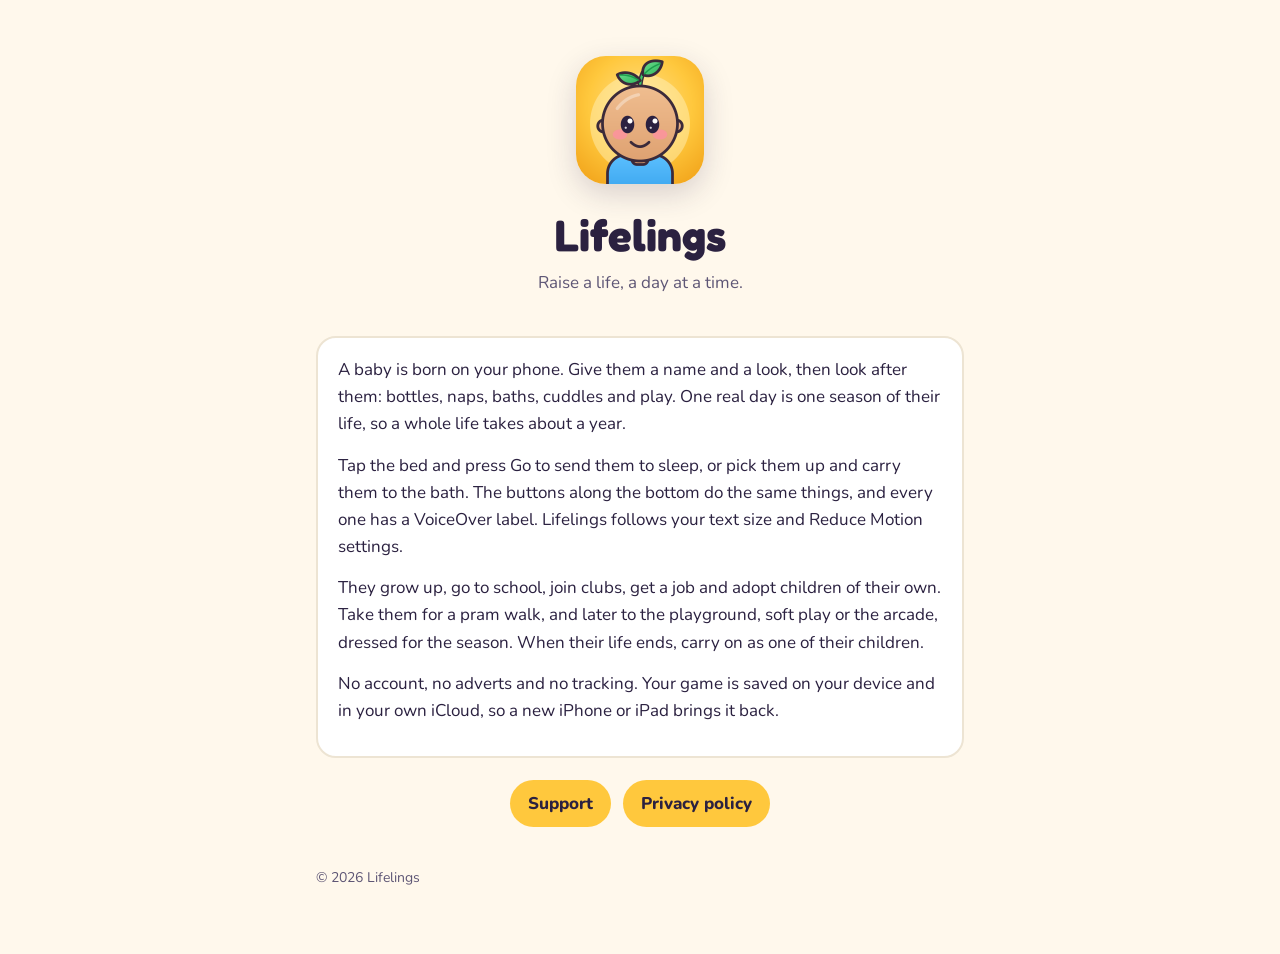
<file: index.html>
<!doctype html>
<html lang="en">
<head>
<meta charset="utf-8">
<meta name="viewport" content="width=device-width, initial-scale=1">
<title>Lifelings</title>
<meta name="description" content="Lifelings is a life game for iPhone and iPad. A baby is born on your phone and you raise them a real day at a time.">
<link rel="icon" href="favicon.png">
<link rel="apple-touch-icon" href="icon.png">
<link rel="stylesheet" href="https://fonts.googleapis.com/css2?family=Fredoka:wght@600;700&family=Nunito:wght@400;700;800&display=swap">
<link rel="stylesheet" href="style.css">
</head>
<body>
<main>
  <div class="hero">
    <img src="icon.png" alt="The Lifelings app icon: a smiling face with a sprout">
    <h1>Lifelings</h1>
    <p class="muted">Raise a life, a day at a time.</p>
  </div>
  <div class="card">
    <p>A baby is born on your phone. Give them a name and a look, then look after them: bottles, naps, baths, cuddles and play. One real day is one season of their life, so a whole life takes about a year.</p>
    <p>Tap the bed and press Go to send them to sleep, or pick them up and carry them to the bath. The buttons along the bottom do the same things, and every one has a VoiceOver label. Lifelings follows your text size and Reduce Motion settings.</p>
    <p>They grow up, go to school, join clubs, get a job and adopt children of their own. Take them for a pram walk, and later to the playground, soft play or the arcade, dressed for the season. When their life ends, carry on as one of their children.</p>
    <p>No account, no adverts and no tracking. Your game is saved on your device and in your own iCloud, so a new iPhone or iPad brings it back.</p>
  </div>
  <div class="links">
    <a href="support/">Support</a>
    <a href="privacy/">Privacy policy</a>
  </div>
  <footer>© 2026 Lifelings</footer>
</main>
</body>
</html>
</file>
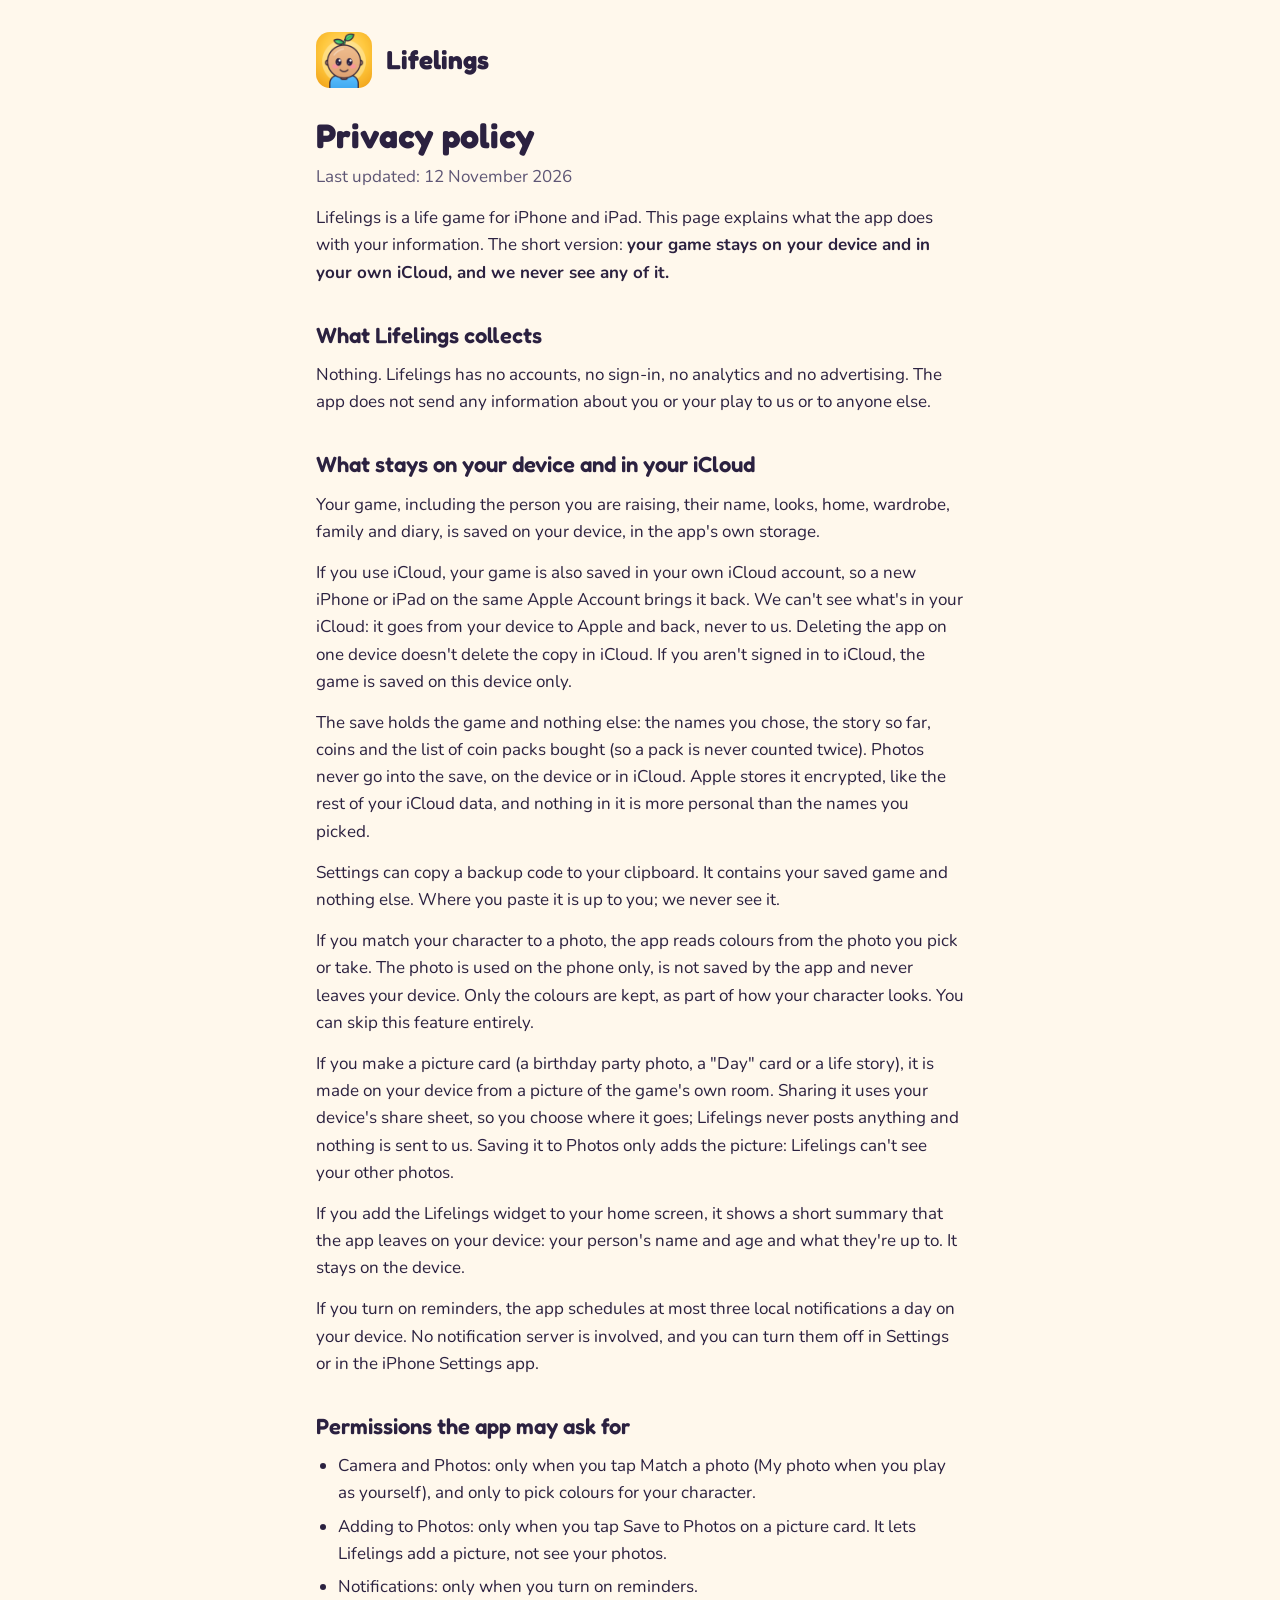
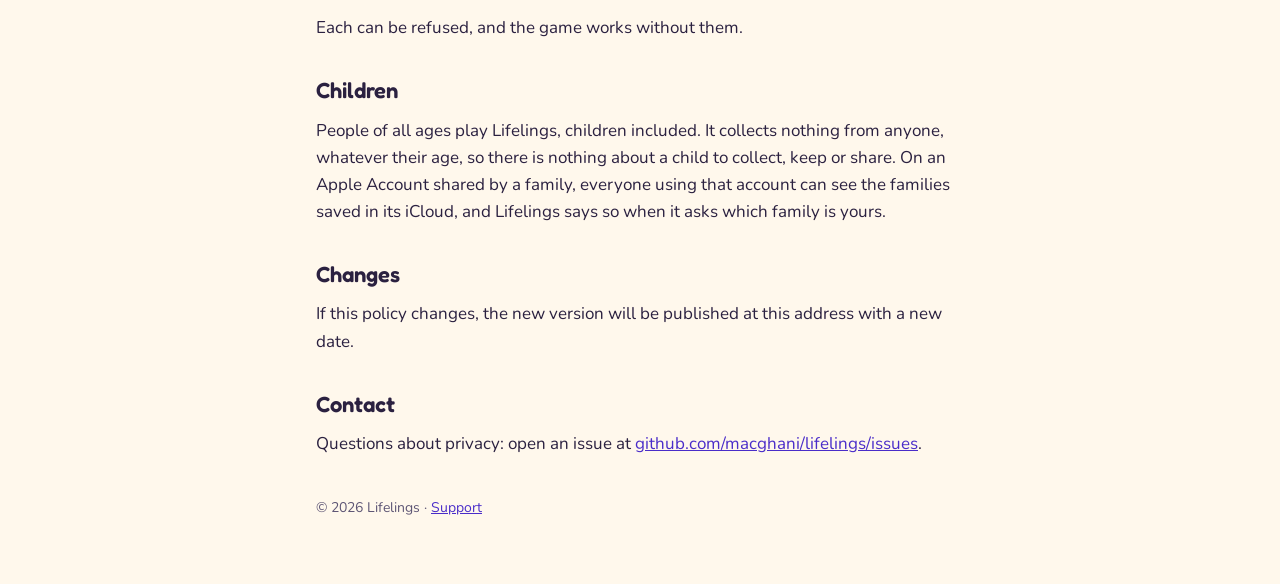
<file: privacy/index.html>
<!doctype html>
<html lang="en">
<head>
<meta charset="utf-8">
<meta name="viewport" content="width=device-width, initial-scale=1">
<title>Privacy policy · Lifelings</title>
<link rel="icon" href="../favicon.png">
<link rel="stylesheet" href="https://fonts.googleapis.com/css2?family=Fredoka:wght@600;700&family=Nunito:wght@400;700;800&display=swap">
<link rel="stylesheet" href="../style.css">
</head>
<body>
<main>
  <header><img src="../icon.png" alt=""><a href="../">Lifelings</a></header>
  <h1>Privacy policy</h1>
  <p class="muted">Last updated: 12 November 2026</p>
  <p>Lifelings is a life game for iPhone and iPad. This page explains what the app does with your information. The short version: <strong>your game stays on your device and in your own iCloud, and we never see any of it.</strong></p>

  <h2>What Lifelings collects</h2>
  <p>Nothing. Lifelings has no accounts, no sign-in, no analytics and no advertising. The app does not send any information about you or your play to us or to anyone else.</p>

  <h2>What stays on your device and in your iCloud</h2>
  <p>Your game, including the person you are raising, their name, looks, home, wardrobe, family and diary, is saved on your device, in the app's own storage.</p>
  <p>If you use iCloud, your game is also saved in your own iCloud account, so a new iPhone or iPad on the same Apple Account brings it back. We can't see what's in your iCloud: it goes from your device to Apple and back, never to us. Deleting the app on one device doesn't delete the copy in iCloud. If you aren't signed in to iCloud, the game is saved on this device only.</p>
  <p>The save holds the game and nothing else: the names you chose, the story so far, coins and the list of coin packs bought (so a pack is never counted twice). Photos never go into the save, on the device or in iCloud. Apple stores it encrypted, like the rest of your iCloud data, and nothing in it is more personal than the names you picked.</p>
  <p>Settings can copy a backup code to your clipboard. It contains your saved game and nothing else. Where you paste it is up to you; we never see it.</p>
  <p>If you match your character to a photo, the app reads colours from the photo you pick or take. The photo is used on the phone only, is not saved by the app and never leaves your device. Only the colours are kept, as part of how your character looks. You can skip this feature entirely.</p>
  <p>If you make a picture card (a birthday party photo, a "Day" card or a life story), it is made on your device from a picture of the game's own room. Sharing it uses your device's share sheet, so you choose where it goes; Lifelings never posts anything and nothing is sent to us. Saving it to Photos only adds the picture: Lifelings can't see your other photos.</p>
  <p>If you add the Lifelings widget to your home screen, it shows a short summary that the app leaves on your device: your person's name and age and what they're up to. It stays on the device.</p>
  <p>If you turn on reminders, the app schedules at most three local notifications a day on your device. No notification server is involved, and you can turn them off in Settings or in the iPhone Settings app.</p>

  <h2>Permissions the app may ask for</h2>
  <ul>
    <li>Camera and Photos: only when you tap Match a photo (My photo when you play as yourself), and only to pick colours for your character.</li>
    <li>Adding to Photos: only when you tap Save to Photos on a picture card. It lets Lifelings add a picture, not see your photos.</li>
    <li>Notifications: only when you turn on reminders.</li>
  </ul>
  <p>Each can be refused, and the game works without them.</p>

  <h2>Children</h2>
  <p>People of all ages play Lifelings, children included. It collects nothing from anyone, whatever their age, so there is nothing about a child to collect, keep or share. On an Apple Account shared by a family, everyone using that account can see the families saved in its iCloud, and Lifelings says so when it asks which family is yours.</p>

  <h2>Changes</h2>
  <p>If this policy changes, the new version will be published at this address with a new date.</p>

  <h2>Contact</h2>
  <p>Questions about privacy: open an issue at <a href="https://github.com/macghani/lifelings/issues">github.com/macghani/lifelings/issues</a>.</p>
  <footer>© 2026 Lifelings · <a href="../support/">Support</a></footer>
</main>
</body>
</html>
</file>
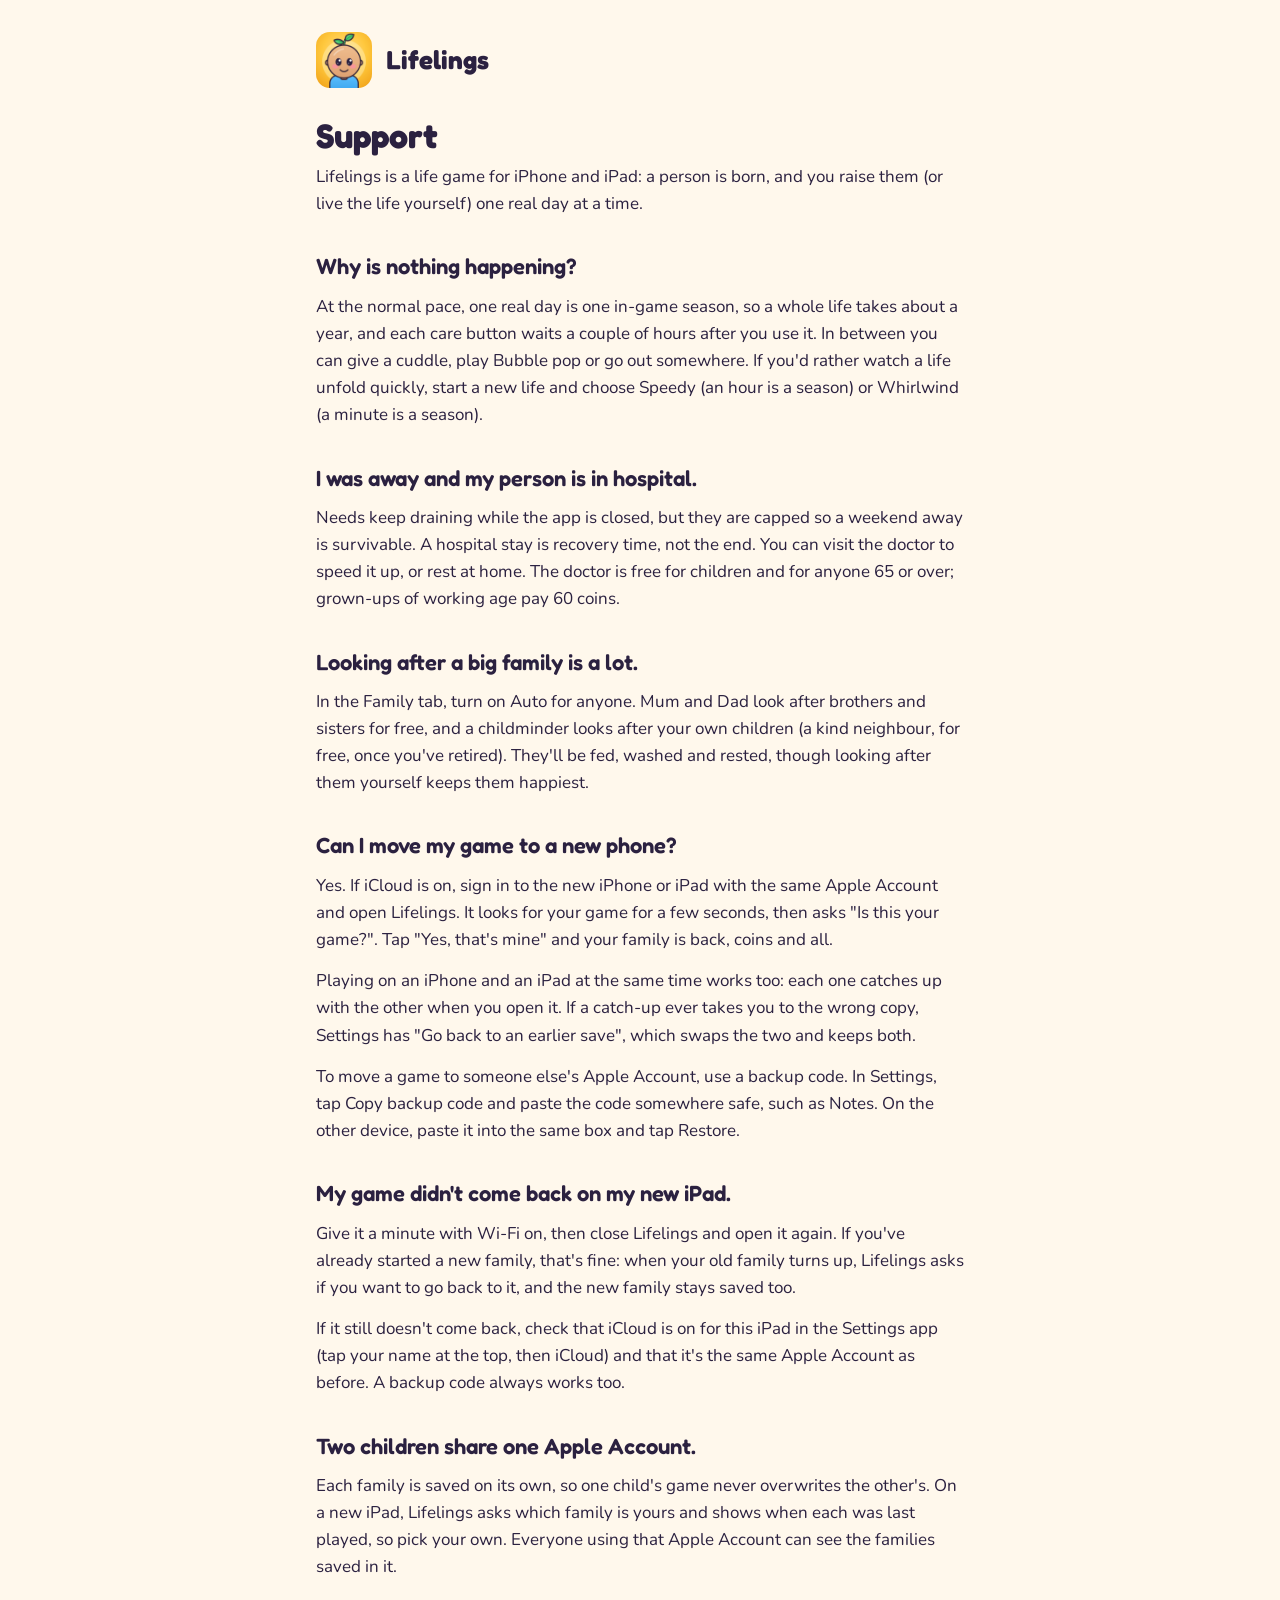
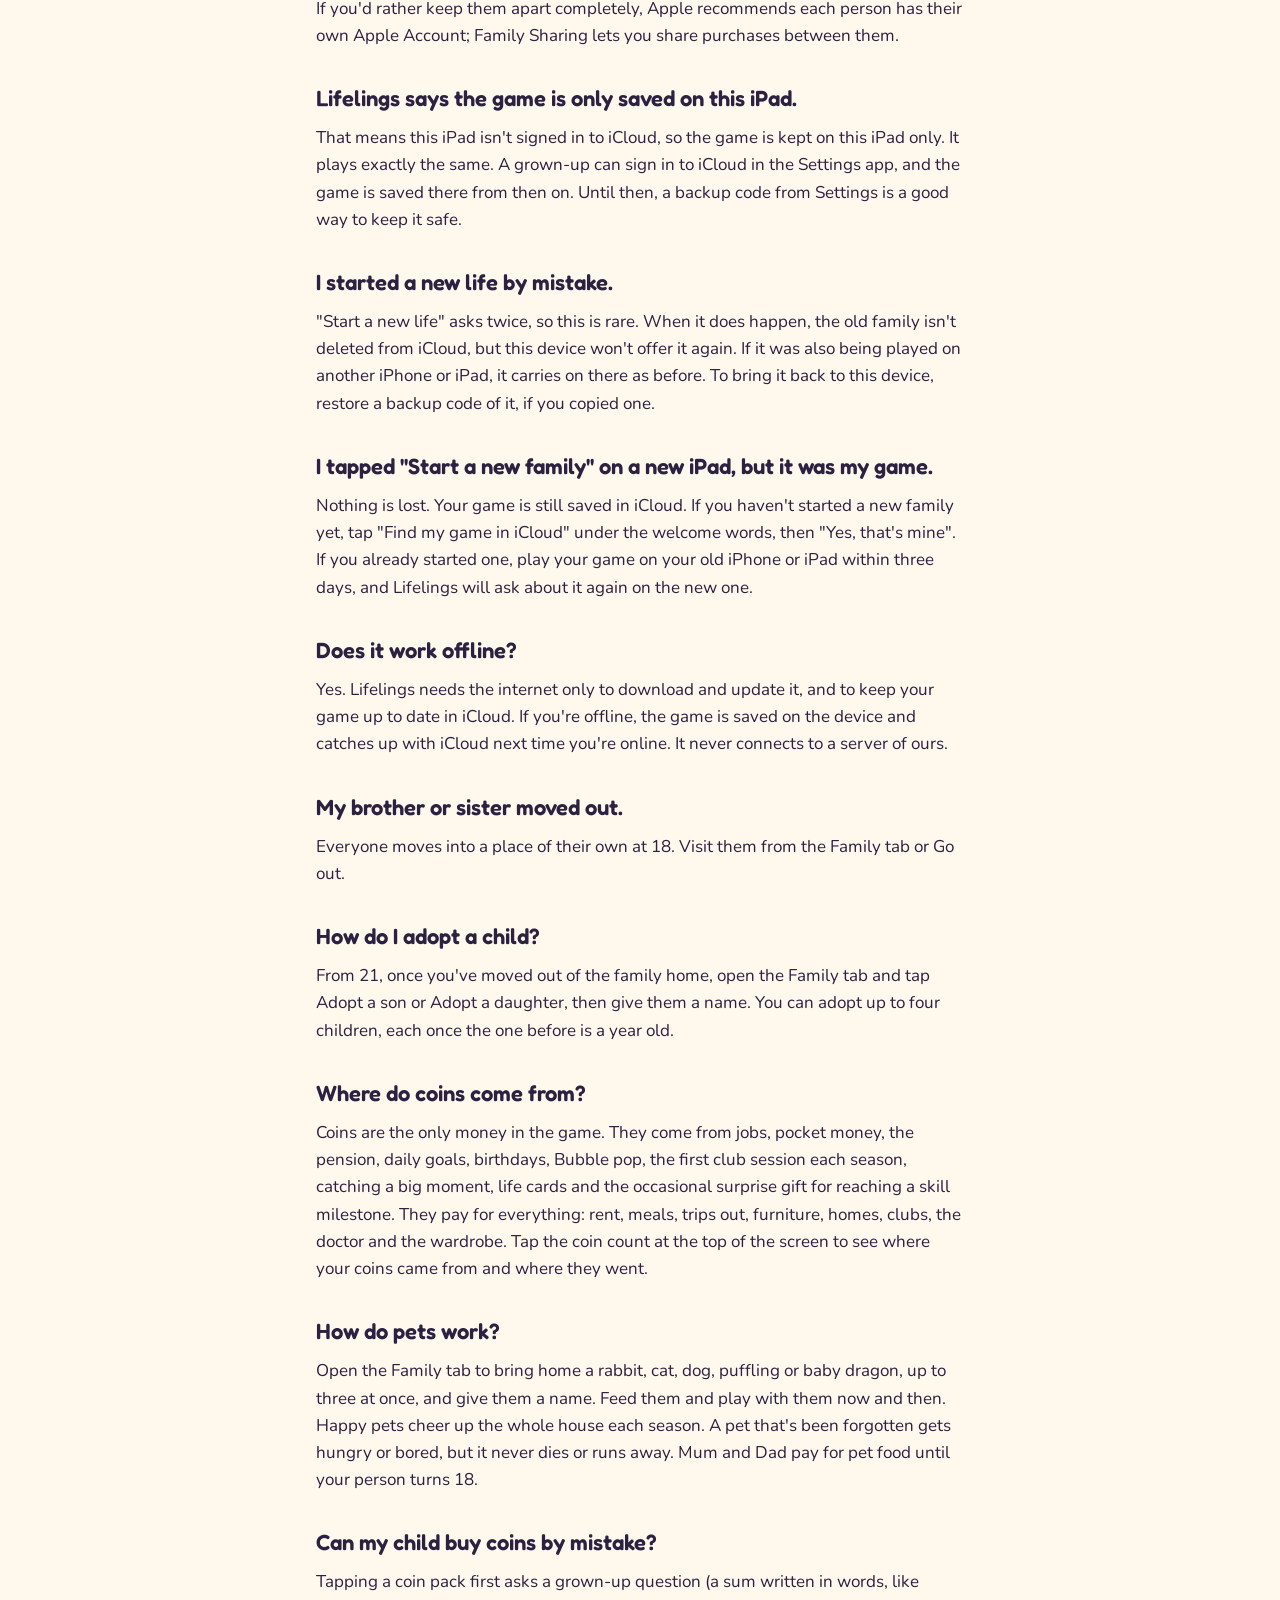
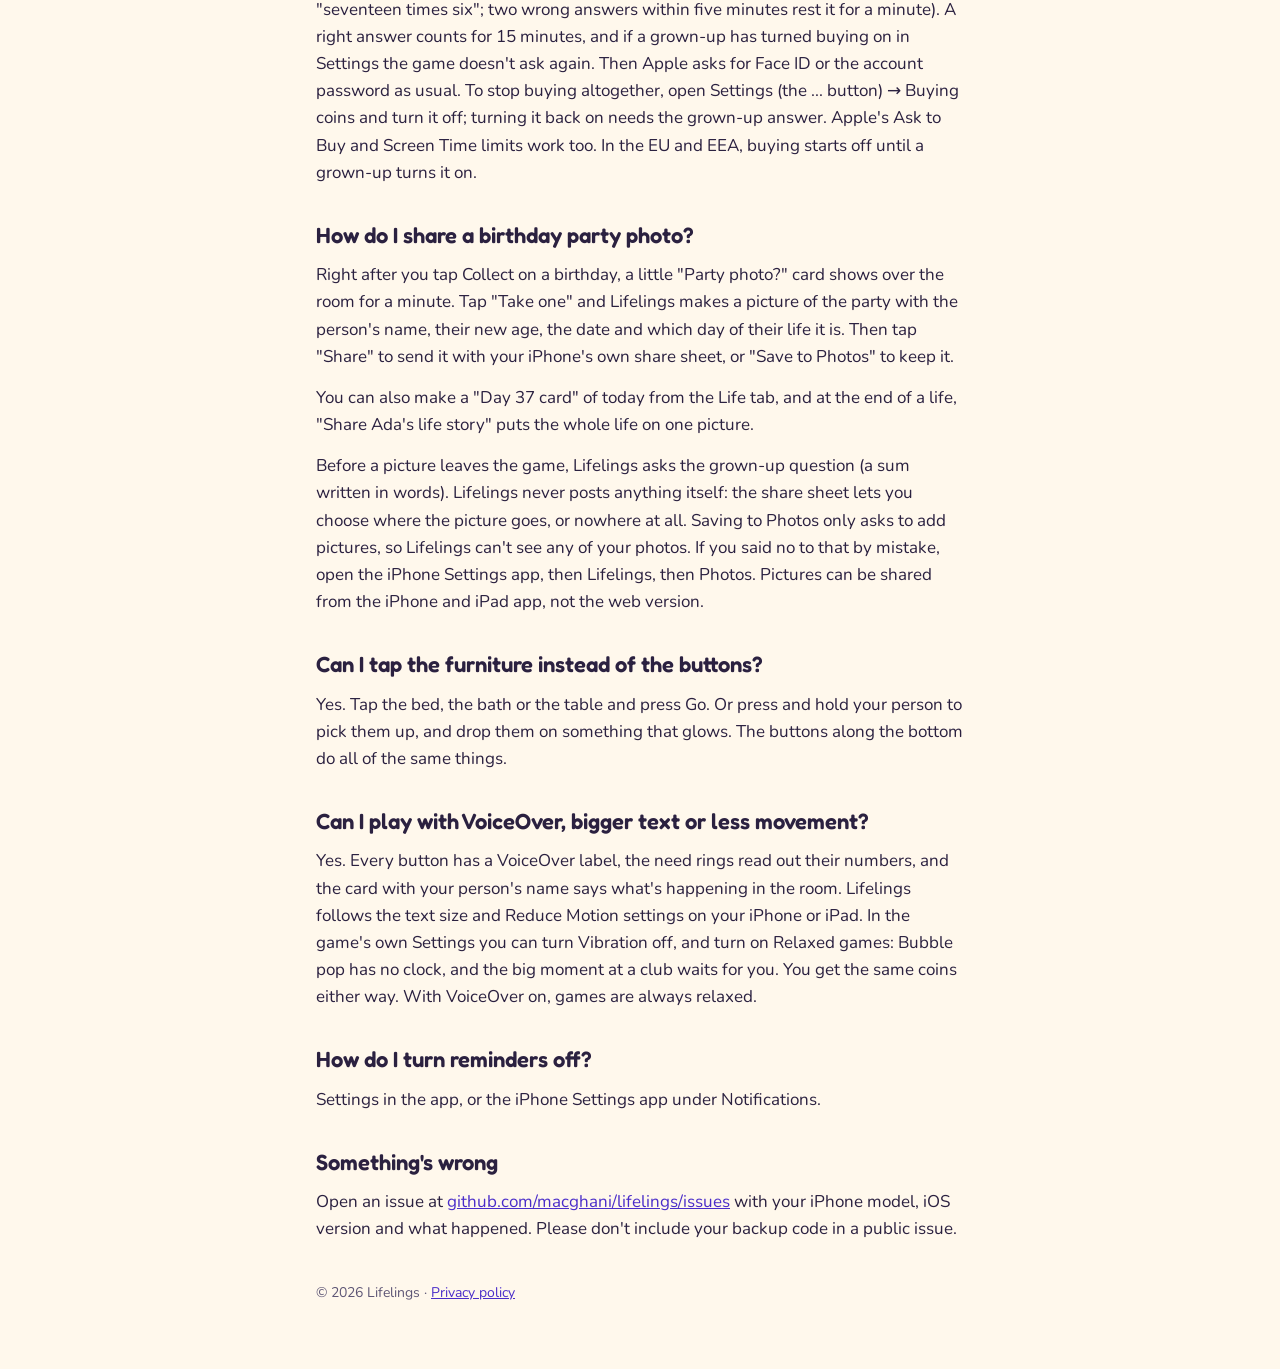
<file: support/index.html>
<!doctype html>
<html lang="en">
<head>
<meta charset="utf-8">
<meta name="viewport" content="width=device-width, initial-scale=1">
<title>Support · Lifelings</title>
<link rel="icon" href="../favicon.png">
<link rel="stylesheet" href="https://fonts.googleapis.com/css2?family=Fredoka:wght@600;700&family=Nunito:wght@400;700;800&display=swap">
<link rel="stylesheet" href="../style.css">
</head>
<body>
<main>
  <header><img src="../icon.png" alt=""><a href="../">Lifelings</a></header>
  <h1>Support</h1>
  <p>Lifelings is a life game for iPhone and iPad: a person is born, and you raise them (or live the life yourself) one real day at a time.</p>
  <h2>Why is nothing happening?</h2>
  <p>At the normal pace, one real day is one in-game season, so a whole life takes about a year, and each care button waits a couple of hours after you use it. In between you can give a cuddle, play Bubble pop or go out somewhere. If you'd rather watch a life unfold quickly, start a new life and choose Speedy (an hour is a season) or Whirlwind (a minute is a season).</p>
  <h2>I was away and my person is in hospital.</h2>
  <p>Needs keep draining while the app is closed, but they are capped so a weekend away is survivable. A hospital stay is recovery time, not the end. You can visit the doctor to speed it up, or rest at home. The doctor is free for children and for anyone 65 or over; grown-ups of working age pay 60 coins.</p>
  <h2>Looking after a big family is a lot.</h2>
  <p>In the Family tab, turn on Auto for anyone. Mum and Dad look after brothers and sisters for free, and a childminder looks after your own children (a kind neighbour, for free, once you've retired). They'll be fed, washed and rested, though looking after them yourself keeps them happiest.</p>
  <h2>Can I move my game to a new phone?</h2>
  <p>Yes. If iCloud is on, sign in to the new iPhone or iPad with the same Apple Account and open Lifelings. It looks for your game for a few seconds, then asks "Is this your game?". Tap "Yes, that's mine" and your family is back, coins and all.</p>
  <p>Playing on an iPhone and an iPad at the same time works too: each one catches up with the other when you open it. If a catch-up ever takes you to the wrong copy, Settings has "Go back to an earlier save", which swaps the two and keeps both.</p>
  <p>To move a game to someone else's Apple Account, use a backup code. In Settings, tap Copy backup code and paste the code somewhere safe, such as Notes. On the other device, paste it into the same box and tap Restore.</p>
  <h2>My game didn't come back on my new iPad.</h2>
  <p>Give it a minute with Wi-Fi on, then close Lifelings and open it again. If you've already started a new family, that's fine: when your old family turns up, Lifelings asks if you want to go back to it, and the new family stays saved too.</p>
  <p>If it still doesn't come back, check that iCloud is on for this iPad in the Settings app (tap your name at the top, then iCloud) and that it's the same Apple Account as before. A backup code always works too.</p>
  <h2>Two children share one Apple Account.</h2>
  <p>Each family is saved on its own, so one child's game never overwrites the other's. On a new iPad, Lifelings asks which family is yours and shows when each was last played, so pick your own. Everyone using that Apple Account can see the families saved in it.</p>
  <p>If you'd rather keep them apart completely, Apple recommends each person has their own Apple Account; Family Sharing lets you share purchases between them.</p>
  <h2>Lifelings says the game is only saved on this iPad.</h2>
  <p>That means this iPad isn't signed in to iCloud, so the game is kept on this iPad only. It plays exactly the same. A grown-up can sign in to iCloud in the Settings app, and the game is saved there from then on. Until then, a backup code from Settings is a good way to keep it safe.</p>
  <h2>I started a new life by mistake.</h2>
  <p>"Start a new life" asks twice, so this is rare. When it does happen, the old family isn't deleted from iCloud, but this device won't offer it again. If it was also being played on another iPhone or iPad, it carries on there as before. To bring it back to this device, restore a backup code of it, if you copied one.</p>
  <h2>I tapped "Start a new family" on a new iPad, but it was my game.</h2>
  <p>Nothing is lost. Your game is still saved in iCloud. If you haven't started a new family yet, tap "Find my game in iCloud" under the welcome words, then "Yes, that's mine". If you already started one, play your game on your old iPhone or iPad within three days, and Lifelings will ask about it again on the new one.</p>
  <h2>Does it work offline?</h2>
  <p>Yes. Lifelings needs the internet only to download and update it, and to keep your game up to date in iCloud. If you're offline, the game is saved on the device and catches up with iCloud next time you're online. It never connects to a server of ours.</p>
  <h2>My brother or sister moved out.</h2>
  <p>Everyone moves into a place of their own at 18. Visit them from the Family tab or Go out.</p>
  <h2>How do I adopt a child?</h2>
  <p>From 21, once you've moved out of the family home, open the Family tab and tap Adopt a son or Adopt a daughter, then give them a name. You can adopt up to four children, each once the one before is a year old.</p>
  <h2>Where do coins come from?</h2>
  <p>Coins are the only money in the game. They come from jobs, pocket money, the pension, daily goals, birthdays, Bubble pop, the first club session each season, catching a big moment, life cards and the occasional surprise gift for reaching a skill milestone. They pay for everything: rent, meals, trips out, furniture, homes, clubs, the doctor and the wardrobe. Tap the coin count at the top of the screen to see where your coins came from and where they went.</p>
  <h2>How do pets work?</h2>
  <p>Open the Family tab to bring home a rabbit, cat, dog, puffling or baby dragon, up to three at once, and give them a name. Feed them and play with them now and then. Happy pets cheer up the whole house each season. A pet that's been forgotten gets hungry or bored, but it never dies or runs away. Mum and Dad pay for pet food until your person turns 18.</p>
  <h2>Can my child buy coins by mistake?</h2>
  <p>Tapping a coin pack first asks a grown-up question (a sum written in words, like "seventeen times six"; two wrong answers within five minutes rest it for a minute). A right answer counts for 15 minutes, and if a grown-up has turned buying on in Settings the game doesn't ask again. Then Apple asks for Face ID or the account password as usual. To stop buying altogether, open Settings (the ... button) → Buying coins and turn it off; turning it back on needs the grown-up answer. Apple's Ask to Buy and Screen Time limits work too. In the EU and EEA, buying starts off until a grown-up turns it on.</p>
  <h2>How do I share a birthday party photo?</h2>
  <p>Right after you tap Collect on a birthday, a little "Party photo?" card shows over the room for a minute. Tap "Take one" and Lifelings makes a picture of the party with the person's name, their new age, the date and which day of their life it is. Then tap "Share" to send it with your iPhone's own share sheet, or "Save to Photos" to keep it.</p>
  <p>You can also make a "Day 37 card" of today from the Life tab, and at the end of a life, "Share Ada's life story" puts the whole life on one picture.</p>
  <p>Before a picture leaves the game, Lifelings asks the grown-up question (a sum written in words). Lifelings never posts anything itself: the share sheet lets you choose where the picture goes, or nowhere at all. Saving to Photos only asks to add pictures, so Lifelings can't see any of your photos. If you said no to that by mistake, open the iPhone Settings app, then Lifelings, then Photos. Pictures can be shared from the iPhone and iPad app, not the web version.</p>
  <h2>Can I tap the furniture instead of the buttons?</h2>
  <p>Yes. Tap the bed, the bath or the table and press Go. Or press and hold your person to pick them up, and drop them on something that glows. The buttons along the bottom do all of the same things.</p>
  <h2>Can I play with VoiceOver, bigger text or less movement?</h2>
  <p>Yes. Every button has a VoiceOver label, the need rings read out their numbers, and the card with your person's name says what's happening in the room. Lifelings follows the text size and Reduce Motion settings on your iPhone or iPad. In the game's own Settings you can turn Vibration off, and turn on Relaxed games: Bubble pop has no clock, and the big moment at a club waits for you. You get the same coins either way. With VoiceOver on, games are always relaxed.</p>
  <h2>How do I turn reminders off?</h2>
  <p>Settings in the app, or the iPhone Settings app under Notifications.</p>

  <h2>Something's wrong</h2>
  <p>Open an issue at <a href="https://github.com/macghani/lifelings/issues">github.com/macghani/lifelings/issues</a> with your iPhone model, iOS version and what happened. Please don't include your backup code in a public issue.</p>
  <footer>© 2026 Lifelings · <a href="../privacy/">Privacy policy</a></footer>
</main>
</body>
</html>
</file>
<file: style.css>
:root {
  --ink: #2B2140;
  --ink-soft: #5E5675;
  --paper: #FFF8EC;
  --card: #FFFFFF;
  --sun: #FFC83D;
  --leaf: #1E9E4E;
  --link: #4A2DC9;
  --line: #EDE4D3;
}
@media (prefers-color-scheme: dark) {
  :root {
    --ink: #F4EFFF;
    --ink-soft: #C9C1DD;
    --paper: #1A1430;
    --card: #241C40;
    --link: #B9A6FF;
    --line: #3A2F5C;
  }
}
* { box-sizing: border-box; }
html { -webkit-text-size-adjust: 100%; }
body {
  margin: 0;
  background: var(--paper);
  color: var(--ink);
  font-family: Nunito, system-ui, -apple-system, sans-serif;
  font-size: 17px;
  line-height: 1.6;
}
main { max-width: 680px; margin: 0 auto; padding: 32px 16px 64px; }
header { display: flex; align-items: center; gap: 14px; margin-bottom: 28px; }
header img { width: 56px; height: 56px; border-radius: 14px; }
header a { color: inherit; text-decoration: none; font-family: Fredoka, Nunito, sans-serif; font-weight: 700; font-size: 26px; }
h1 { font-family: Fredoka, Nunito, sans-serif; font-weight: 700; font-size: 34px; line-height: 1.15; margin: 0 0 8px; }
h2 { font-family: Fredoka, Nunito, sans-serif; font-weight: 600; font-size: 22px; margin: 32px 0 8px; }
p, ul { margin: 0 0 14px; }
ul { padding-left: 22px; }
li { margin-bottom: 6px; }
a { color: var(--link); }
.muted { color: var(--ink-soft); }
.card { background: var(--card); border: 2px solid var(--line); border-radius: 20px; padding: 18px 20px; margin: 18px 0; }
.hero { text-align: center; padding: 24px 0 8px; }
.hero img { width: 128px; height: 128px; border-radius: 30px; box-shadow: 0 10px 30px rgba(43, 33, 64, 0.18); }
.hero h1 { font-size: 44px; margin-top: 18px; }
.links { display: flex; gap: 12px; justify-content: center; flex-wrap: wrap; margin-top: 22px; }
.links a { background: var(--sun); color: #2B2140; text-decoration: none; font-weight: 800; padding: 10px 18px; border-radius: 999px; }
footer { margin-top: 40px; font-size: 14px; color: var(--ink-soft); }
</file>
